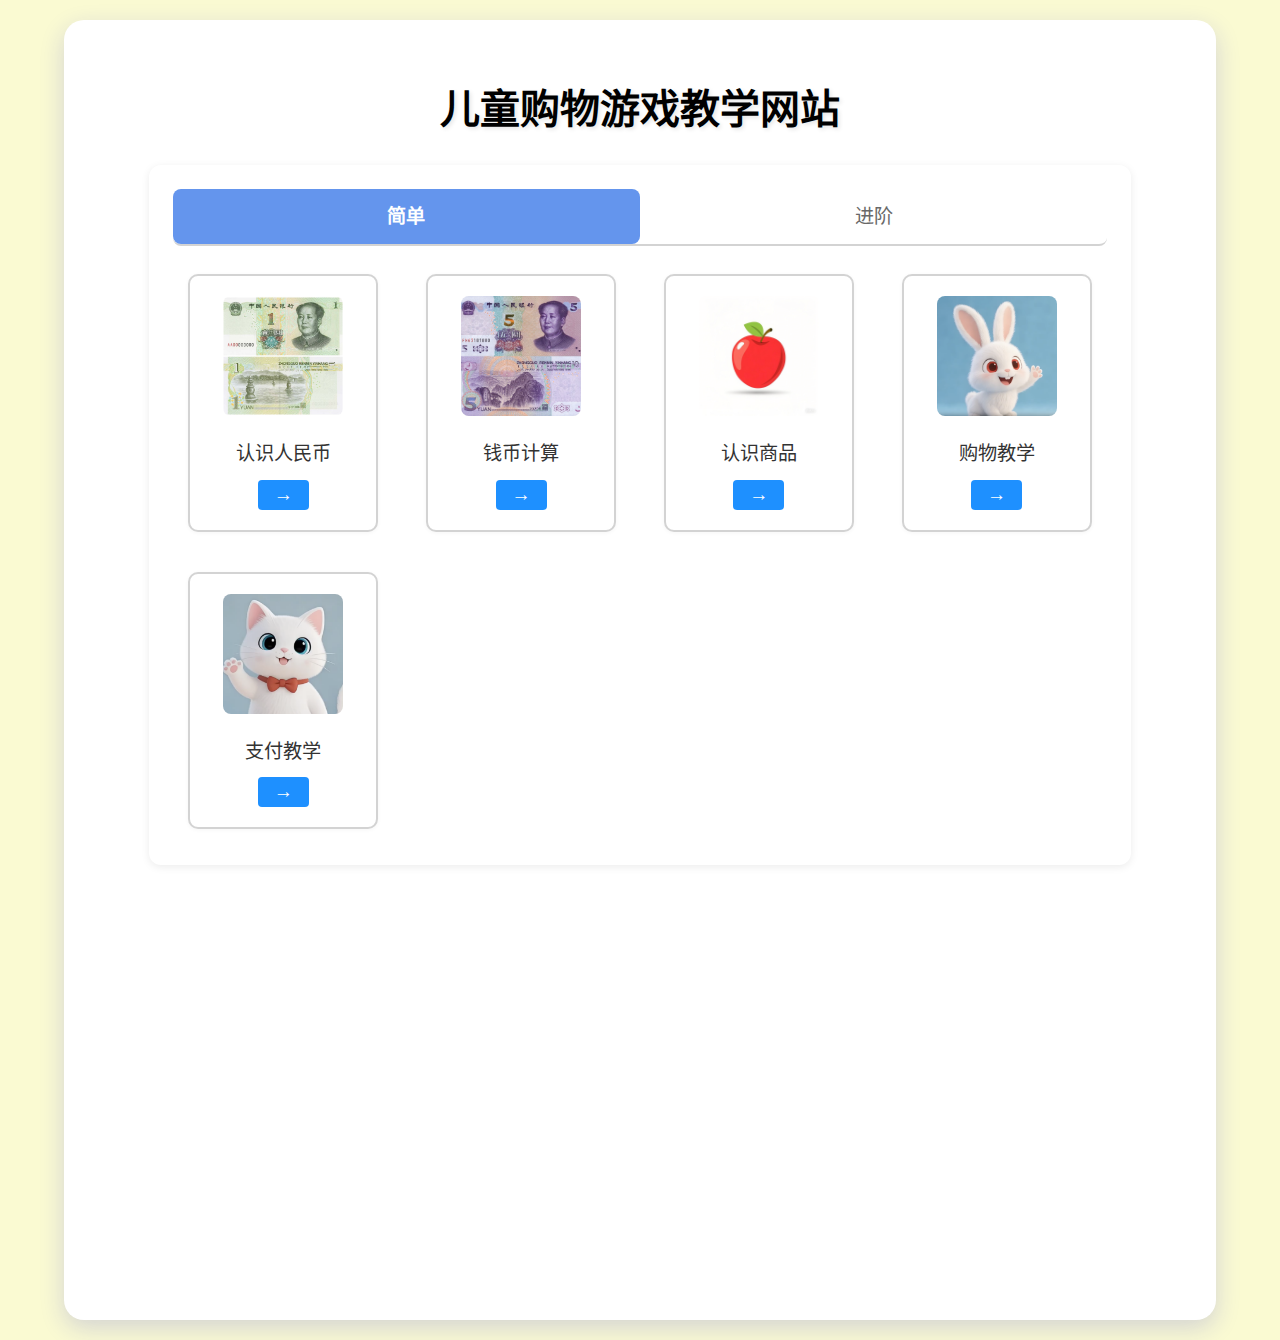
<file: draft/index.html>
<!DOCTYPE html>
<html lang="zh-CN">
<head>
    <meta charset="UTF-8">
    <title>儿童购物游戏教学网站</title>
    <meta name="viewport" content="width=device-width, initial-scale=1.0">
    <link rel="stylesheet" href="css/general-style.css">
    <link rel="stylesheet" href="css/index-style.css">
    <script src="js/index-script.js" defer></script>
</head>
<body>
<div class="container">
    <h1>儿童购物游戏教学网站</h1>
    <div class="directory">
        <div class="tabs">
            <button class="tab active" onclick="switchTab('simple')">简单</button>
            <button class="tab" onclick="switchTab('difficult')">进阶</button>
        </div>
        <div class="tab-content" id="simple-content">
            <div class="items-grid">
                <div class="item">
                    <img src="../img/chinese-yuan/one.png" alt="Part 1">
                    <p>认识人民币</p>
                    <a href="html/level-1/chinese-yuan-recognition.html">→</a>
                </div>
                <div class="item">
                    <img src="../img/chinese-yuan/five.png" alt="Part 1">
                    <p>钱币计算</p>
                    <a href="#">→</a>
                </div>
                <div class="item">
                    <img src="../img/shop-good/fruit/apple.png" alt="Part 1">
                    <p>认识商品</p>
                    <a href="#">→</a>
                </div>
                <div class="item">
                    <img src="../img/shopping-assistant/rabbit.png" alt="Part 1">
                    <p>购物教学</p>
                    <a href="#">→</a>
                </div>
                <div class="item">
                    <img src="../img/shopping-assistant/cat.png" alt="Part 1">
                    <p>支付教学</p>
                    <a href="#">→</a>
                </div>
                <!-- Add more items as needed -->
            </div>
        </div>
        <div class="tab-content hidden" id="difficult-content">
            <div class="items-grid">
                <div class="item">
                    <img src="../img/chinese-yuan/ten.png" alt="Part 1">
                    <p>认识人民币+</p>
                    <a href="#">→</a>
                </div>
                <div class="item">
                    <img src="../img/chinese-yuan/fifty.png" alt="Part 1">
                    <p>钱币计算+</p>
                    <a href="#">→</a>
                </div>
                <div class="item">
                    <img src="../img/shop-good/fruit/banana.png" alt="Part 1">
                    <p>认识商品+</p>
                    <a href="#">→</a>
                </div>
                <div class="item">
                    <img src="../img/shopping-assistant/dog.png" alt="Part 1">
                    <p>购物教学+</p>
                    <a href="#">→</a>
                </div>
                <div class="item">
                    <img src="../img/shopping-assistant/bear.png" alt="Part 1">
                    <p>支付教学+</p>
                    <a href="#">→</a>
                </div>
                <!-- Add more items as needed -->
            </div>
        </div>
    </div>
</div>
</body>
</html>
</file>
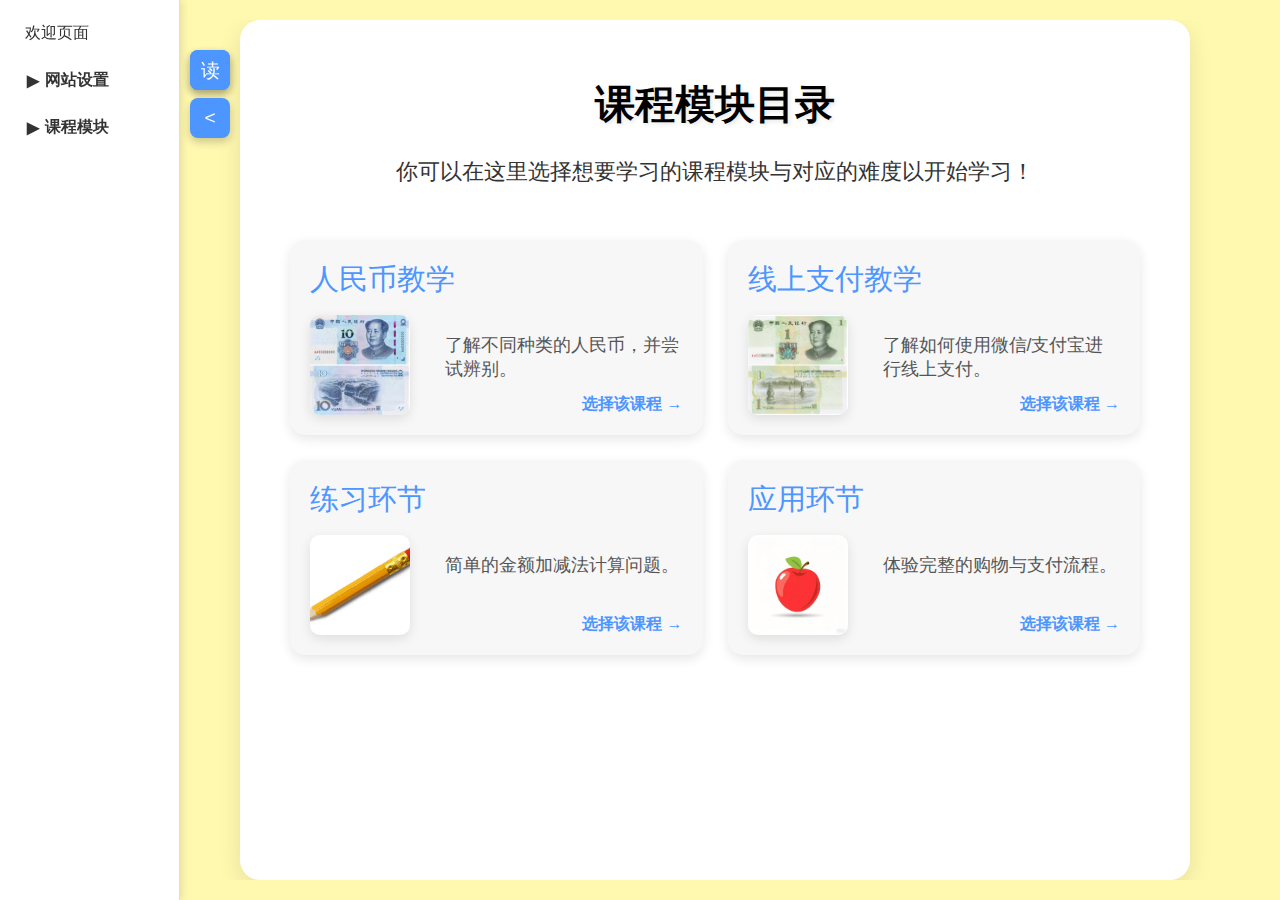
<file: html/course-module/module-catalog.html>
<!DOCTYPE html>
<html lang="en">
<head>
    <meta charset="UTF-8">
    <title>模块目录</title>
    <link rel="stylesheet" href="../../css/general/user-interface.css">
    <link rel="stylesheet" href="../../css/course-module/module-catalog.css">

    <script src="../../js/general/sidebar-data.js" ></script>
    <script src="../../js/setting-page/voice-core.js"></script>
    <script src="../../js/general/sidebar-interface.js"></script>
    <script src="../../js/general/page-reader.js" defer></script>
    <script src="../../js/course-module/module-catalog.js" defer></script>
</head>
<body>
<p style="display: none" id="page-reader-text">欢迎来到课程模块目录！你可以在这里选择想要学习的课程模块与对应的难度以开始学习。</p>

<div class="sidebar">
    <ul>
    </ul>
</div>

<div class="main-content-wrapper">
    <div class="container">

        <div class="floating-controls">
            <button id="play-page-btn" title="朗读本页">读</button>
            <a id="prev-page-btn" class="nav-button" title="上一页" data-href="../setting-page/director-setting.html"><</a>
        </div>

        <div id="module-catalog" class="catalog-view">
            <h1>课程模块目录</h1>
            <p>你可以在这里选择想要学习的课程模块与对应的难度以开始学习！</p>
            <div id="course-cards-container">
            </div>
        </div>

        <div id="difficulty-selection" class="selection-view hidden">
            <div class="difficulty-header-controls">
                <button id="back-to-catalog-btn" class="a-button back-button">← 课程列表</button>
            </div>
            <h1>课程模块目录</h1>

            <h2 id="difficulty-course-title"></h2>

            <div class="difficulty-buttons">
            </div>

            <p id="difficulty-description" class="description"></p>

            <button id="select-difficulty-btn" class="a-button select-button" disabled>选择此难度</button>
        </div>

    </div>
</div>
</body>
</html>
</file>
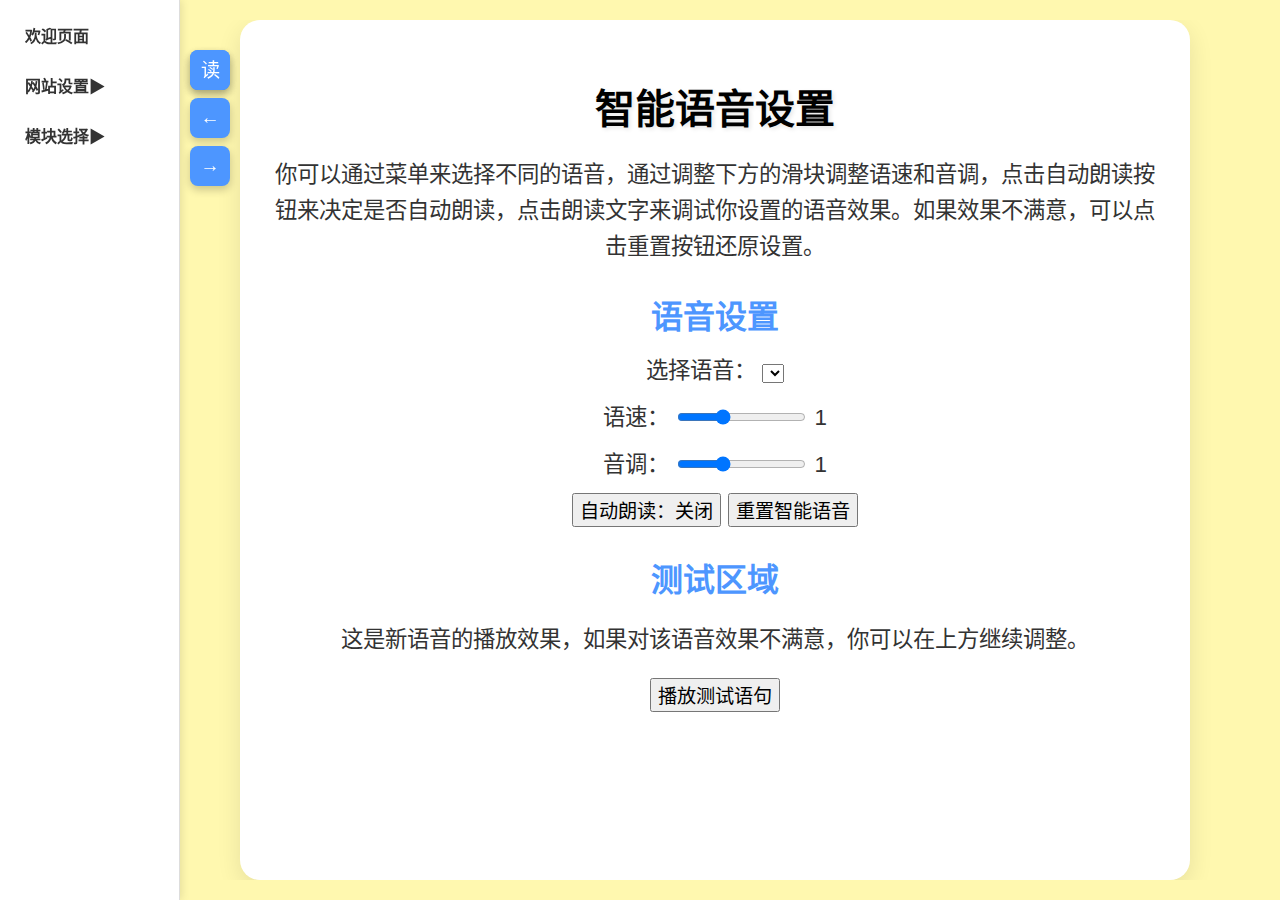
<file: html/setting-page/voice-setting.html>
<!DOCTYPE html>
<html lang="zh-CN">
<head>
    <meta charset="UTF-8">
    <title>智能语音设置</title>
    <link rel="stylesheet" href="../../css/general/user-interface.css">
    <link rel="stylesheet" href="../../css/setting-page/voice-setting.css">
    <script src="../../js/general/user-interface.js"></script>
    <script src="../../js/setting-page/voice-core.js"></script>
    <script src="../../js/setting-page/voice-setting.js" defer></script>
    <script src="../../js/general/page-reader.js" defer></script>
    <script>
        document.addEventListener('DOMContentLoaded', () => {
            const voiceSelect = document.getElementById('your-voice-select-id'); // 替换为你的 <select> 元素的实际 ID

            if (voiceSelect) {
                voiceSelect.addEventListener('change', () => {
                    // when user selects a voice, mark that they have set a custom voice
                    window.voiceCore.setSetting('userSetVoice', 'true');
                    // save the selected voice index
                    window.voiceCore.setSetting('selectedVoiceIndex', voiceSelect.value);
                });
            }
        });
    </script>
</head>
<body>
<p style="display: none" id="page-reader-text">智能语音设置。你可以通过菜单来选择不同的语音，通过调整下方的滑块调整语速和音调，点击自动朗读按钮来决定是否自动朗读，点击朗读文字来调试你设置的语音效果。如果效果不满意，可以点击重置按钮还原设置。</p>
<!--Catalog Sidebar-->
<div class="sidebar">
    <ul>
        <li>
            <a class="main-category" href="../../index.html">欢迎页面</a>
        </li>
        <li>
            <a class="main-category" onclick="toggleSubCategories(this)">网站设置<span class="toggle-btn">▶</span></a>
            <ul class="sub-category">
                <li><a href="#" style="background-color: #ddd">智能语音设置</a></li>
                <li><a href="#">导览角色设置</a></li>
            </ul>
        </li>
        <li>
            <a class="main-category" onclick="toggleSubCategories(this)">模块选择<span class="toggle-btn">▶</span></a>
            <ul class="sub-category">
                <li><a href="#">人名币教学</a></li>
                <li><a href="#">线上支付教学</a></li>
                <li><a href="#">练习环节</a></li>
                <li><a href="#">应用环节</a></li>
            </ul>
        </li>
    </ul>
</div>

<!--Main Content-->
<div class="main-content-wrapper">
    <div class="container">
        <!--Interaction Widget-->
        <div class="floating-controls">
            <button id="play-page-btn" title="朗读本页">读</button>
            <a id="prev-page-btn" class="nav-button" title="上一页" data-href="../../index.html">←</a>
            <a id="next-page-btn" class="nav-button" title="下一页" data-href="#">→</a>
        </div>

        <h1>智能语音设置</h1>
        <p>你可以通过菜单来选择不同的语音，通过调整下方的滑块调整语速和音调，点击自动朗读按钮来决定是否自动朗读，点击朗读文字来调试你设置的语音效果。如果效果不满意，可以点击重置按钮还原设置。</p>
        <!-- Voice Setting Panel -->
        <div class="voice-settings">
            <h2>语音设置</h2>
            <div class="voice-selector">
                <label for="voice-select">选择语音：</label>
                <select id="voice-select" onchange="changeVoice()"></select>
            </div>
            <div class="control-panel">
                <label for="rate">语速：</label>
                <input type="range" id="rate" min="0.5" max="2" value="1" step="0.1" onchange="updateSpeechRate()">
                <span id="rate-value">1</span>
            </div>
            <div class="control-panel">
                <label for="pitch">音调：</label>
                <input type="range" id="pitch" min="0.5" max="2" value="1" step="0.1" onchange="updateSpeechPitch()">
                <span id="pitch-value">1</span>
            </div>
            <button id="ai-voice-btn">自动朗读：开启</button>
            <button id="ai-voice-reset">重置智能语音</button>
        </div>
        <div class="test-area">
            <h2>测试区域</h2>
            <p>这是新语音的播放效果，如果对该语音效果不满意，你可以在上方继续调整。</p>
            <button>播放测试语句</button>
        </div>
    </div>
</div>
</body>
</html>
</file>
<file: draft/css/general-style.css>
/*body setting*/
body {
    font-family: 'PingFang SC', 'Microsoft YaHei', Arial, sans-serif;
    background: lightgoldenrodyellow;
    margin: 0;
    transition: 0.3s ease;
    display: flex;
}

.container {
    max-width: 1200px;
    width: 90%;
    height: 1300px;
    margin: 20px auto;
    background-color: white;
    border-radius: 20px;
    padding: 30px;
    box-shadow: 0 8px 24px lightgray;
    text-align: center;
    box-sizing: border-box;
}

.image-container {
    margin: 20px 0;
    border-radius: 15px;
    overflow: hidden;
    box-shadow: 0 4px 12px rgba(0, 0, 0, 0.1);
}

img {
    max-width: 100%;
    height: auto;
    display: block;
    border-radius: 10px;
}

h1 {
    color: rgb(0, 0, 0);
    font-size: 2.5rem;
    margin-bottom: 20px;
    text-shadow: 2px 2px 4px rgba(0, 0, 0, 0.1);
}

h2 {
    color: #4d96ff;
    font-size: 2rem;
    margin-bottom: 15px;
}

p {
    font-size: 1.2rem;
    line-height: 1.6;
    margin-bottom: 20px;
}

.button {
    background-color: dodgerblue;
    color: white;
    border: none;
    border-radius: 50px;
    padding: 15px 30px;
    font-size: 1.2rem;
    cursor: pointer;
    margin: 10px;
    transition: all 0.3s ease;
    box-shadow: 0 4px 8px rgba(0, 0, 0, 0.1);
}

.button:hover {
    background-color: royalblue;
    transform: translateY(-3px);
    box-shadow: 0 6px 12px lightgrey;
}

.hidden {
    display: none;
}

/*voice control*/
.audio-control {
    margin: 20px 0;
    display: flex;
    justify-content: center;
    align-items: center;
    gap: 10px;
}

.speech-control {
    background-color: orange;
    color: white;
    border: none;
    border-radius: 50px;
    padding: 10px 20px;
    font-size: 1rem;
    cursor: pointer;
    display: flex;
    align-items: center;
    gap: 5px;
    transition: all 0.3s ease;
}

.speech-control:hover {
    background-color: orange;
}

.speech-status {
    margin-left: 10px;
    font-size: 0.9rem;
    color: dimgray;
}

/*Catalog Sidebar*/
.sidebar {
    position: fixed;
    left: 0;
    top: 0;
    height: 100vh;
    width: 200px;
    background-color: white;
    overflow-y: auto;
    box-shadow: 2px 0 8px rgba(0, 0, 0, 0.1);
    padding: 15px;
    z-index: 1000;
    border-right: 1px solid lightgrey;
}

.sidebar ul {
    list-style-type: none;
    padding: 0;
    margin: 0;
}

.sidebar li {
    margin-bottom: 10px;
}

.sidebar a {
    display: block;
    padding: 10px;
    color: black;
    text-decoration: none;
    border-radius: 5px;
    transition: background-color 0.3s ease;
}

.sidebar a:hover {
    background-color: lightgrey;
}

.sidebar .main-category {
    font-weight: bold;
    cursor: pointer;
}

.sidebar .sub-category {
    padding-left: 20px;
    display: none;
}

.sidebar .toggle-btn {
    margin-right: 5px;
}

/*Teacher Control Button*/
.teacher-next-button {
    position: absolute;
    top: 60px;
    right: 80px;
    background-color: dodgerblue;
    color: white;
    border: none;
    border-radius: 50%;
    width: 40px;
    height: 40px;
    font-size: 1.2rem;
    cursor: pointer;
    display: flex;
    align-items: center;
    justify-content: center;
    z-index: 1001; /* 设置比目录栏更高的 z-index 值 */
}

.teacher-next-button:hover {
    background-color: royalblue;
}

/*Main Content Wrapper*/
.main-content-wrapper {
    flex: 1;
    padding-left: 160px; /* 对应目录栏宽度调整，保证合适间距 */
    padding-top: 20px;
}
</file>
<file: draft/css/index-style.css>
img{
    max-width: 100%;
    height: auto;
    display: inline;
}

.directory {
    width: 90%;
    margin: 30px auto;
    background: white;
    border-radius: 12px;
    box-shadow: 0 2px 8px rgba(0,0,0,0.08);
    padding: 24px;
    font-size: 1.18em;
    box-sizing: border-box;
}

/* css */
.tabs {
    display: flex;
    gap: 0;
    border-bottom: 2px solid lightgray;
    margin-bottom: 16px;
    border-radius: 8px;
}

/* each tab fills equally */
.tab {
    flex: 1;
    display: block;       /* make the whole area clickable */
    width: 100%;
    background: none;
    border: none;
    outline: none;
    font-size: 1.2rem;
    padding: 12px 0;      /* vertical padding; horizontal handled by flex */
    cursor: pointer;
    color: dimgray;
    border-bottom: 3px solid transparent;
    transition: background-color 0.18s, color 0.18s, border-bottom-color 0.18s;
    box-sizing: border-box;
    border-radius: 8px;
}

/* hover shows blue underline */
.tab:hover {
    border-bottom-color: cornflowerblue;
    border-radius: 0;
}

/* active: blue background and white text */
.tab.active {
    background: cornflowerblue;
    color: white;
    border-bottom-color: transparent; /* remove underline when active if preferred */
    font-weight: 600;
}
.tab.active:hover {
    border-radius: 8px;
}

/* keyboard focus visible */
/*.tab:focus {*/
/*    box-shadow: inset 0 -3px 0 cornflowerblue;*/
/*}*/

.tab-content {
    display: block;
}

.tab-content.hidden {
    display: none;
}

/* Single, authoritative .items-grid (grid layout) */
.items-grid {
    display: grid;
    grid-template-columns: repeat(auto-fit, minmax(160px, 1fr));
    gap: clamp(24px, 4vw, 40px);
    padding: 12px 12px;
    box-sizing: border-box;
    justify-items: center; /* center each .item in its grid cell */
}

/* Item styles (only one definition) */
.item {
    width: 190px; /* fixed card width; centered by justify-items */
    background: white;
    border: 2px solid lightgray;
    border-radius: 10px;
    text-align: center;
    padding: 20px 10px;
    box-shadow: 0 1px 4px rgba(0,0,0,0.04);
    transition: all 0.3s ease;
    box-sizing: border-box;
}

.item:hover{
    border-color: cornflowerblue;
    transform: translateY(-5px);
}

.item img {
    width: 120px;
    height: 120px;
    object-fit: cover;
    margin-bottom: 10px;
    border-radius: 8px;
}

.item p {
    margin: 8px 0 4px 0;
    font-size: 1.2rem;
    color: #333;
}

.item a {
    transition: 0.3s ease;
    display: inline-block;
    margin-top: 6px;
    padding: 4px 16px;
    background: dodgerblue;
    color: white;
    border-radius: 4px;
    text-decoration: none;
    font-size: 1.2rem;
}

.item a:hover {
    background: royalblue;
}
</file>
<file: css/general/user-interface.css>
/* Section Setting */
body {
    font-family: "Arial Rounded MT Bold", "Microsoft YaHei", sans-serif !important;
    background: #fff8af;
    margin: 0;
    padding: 0;
    color: #333;
    min-height: 100vh;
    display: flex;
    flex-direction: column;
    align-items: flex-start;
}

/* Define fixed width and margins using variables */
:root {
    --sidebar-width: 150px;
    --vertical-margin: 20px;
    --horizontal-buffer: 140px;
}

.main-content-wrapper {
    /* Desktop: Fixed viewport height minus margins, enabling internal scrolling */
    height: calc(100vh - (2 * var(--vertical-margin)));
    margin-top: var(--vertical-margin);
    margin-bottom: var(--vertical-margin);

    /* Desktop: Pushed right by the sidebar width */
    flex: 1;
    padding-left: calc(var(--sidebar-width) + 10px);
    padding-right: 10px;
    padding-top: 0;
    width: 100%;

    overflow-y: auto;
    box-sizing: border-box;
}

.container {
    /* Set positioning context for floating controls */
    position: relative;

    /* Desktop: Responsive width based on viewport minus sidebar and margins */
    width: calc(100vw - var(--sidebar-width) - 40px - var(--horizontal-buffer));
    max-width: 1200px;

    height: auto;
    /*height: calc(100vh - (2 * var(--vertical-margin)));*/
    min-height: calc(100vh - (2 * var(--vertical-margin)));;

    margin: 0 auto;
    background-color: #fff;
    border-radius: 20px;
    padding: 30px;
    box-shadow: 0 8px 24px #00000019;
    text-align: center;
    box-sizing: border-box;
}

/* Text Effect */
h1 {
    color: #000;
    font-size: 2.5rem;
    margin-bottom: 20px;
    text-shadow: 2px 2px 4px #00000019;
}

h2 {
    color: #4d96ff;
    font-size: 2rem;
    margin-bottom: 15px;
}

p {
    font-size: 1.4rem;
    line-height: 1.6;
    margin-bottom: 20px;
}

button {
    cursor: pointer;
}

.a-button {
    background-color: #4d96ff;
    color: white;
    border: none;
    border-radius: 15px;
    padding: 15px 30px;
    font-size: 1.2rem;
    cursor: pointer;
    margin: 10px;
    line-height: 40px; /* IMPORTANT: Center text vertically in <a> tag */
    text-decoration: none; /* IMPORTANT: Remove underline from <a> tag */
    text-align: center; /* Center text horizontally in <a> tag */
    box-shadow: 0 4px 8px #00000033;
    transition: background-color 0.2s ease, transform 0.1s ease;
}

.a-button:hover {
    box-shadow: 0 6px 12px #00000026;
    background-color: #387ad6;
    transform: translateY(-2px);
}

/* Image Setting */
.image-container {
    margin: 20px 0;
    border-radius: 15px;
    overflow: hidden;
    text-align: center;
}

img {
    max-width: 75%;
    height: auto;
    display: block;
    margin: 0 auto;
    border-radius: 10px;
    box-shadow: 0 4px 12px rgba(0, 0, 0, 0.1);
}

/* Catalog Sidebar */
.sidebar {
    position: fixed;
    left: 0;
    top: 0;
    height: 100vh;
    width: var(--sidebar-width);
    min-width: 180px;
    background-color: #fff;
    overflow-y: auto;
    box-shadow: 2px 0 8px rgba(0, 0, 0, 0.1);
    padding: 15px;
    z-index: 1000;
    border-right: 1px solid #ddd;
    box-sizing: border-box;
    transition: left 0.3s ease; /* Added for smoother transition when hidden */
}

/* Catalog Sidebar */
.sidebar {
    position: fixed;
    left: 0;
    top: 0;
    /* Adapts to window height: keeps 100vh */
    height: 100vh;
    /* Use variable for defined width */
    width: var(--sidebar-width);
    min-width: 180px;
    background-color: #fff;
    overflow-y: auto;
    box-shadow: 2px 0 8px rgba(0, 0, 0, 0.1);
    padding: 15px;
    z-index: 1000;
    border-right: 1px solid #ddd;
    box-sizing: border-box; /* Ensure padding does not increase the total width */
}

.sidebar ul {
    list-style-type: none;
    padding: 0;
    margin: 0;
}

.sidebar li {
    margin-bottom: 10px;
}

.sidebar a {
    display: flex; /* Use flexbox for vertical alignment */
    align-items: center; /* Center items vertically */
    padding: 8px 10px;
    color: #333;
    text-decoration: none;
    border-radius: 5px;
    transition: background-color 0.3s ease;
}

.sidebar a:hover {
    background-color: #f0f0f0;
}

.sidebar .main-category {
    font-weight: bold;
    cursor: pointer;
}

.sidebar .sub-category li {
    margin: 5px 0;
}

.sidebar .toggle-btn {
    margin-right: 5px;
    width: 15px; /* Fixed width to prevent text shifting */
    text-align: center;
}
.sidebar .sub-category {
    /* Default spacing for the first level */
    padding-left: 15px;
    display: none; /* Hidden by default */
    list-style: none;
    margin: 0;
}

/* Multi-level Indentation: Apply additional padding to nested sub-categories (Level 3+) */
/* This targets a UL within a UL */
.sidebar .sub-category .sub-category {
    padding-left: 15px; /* Cumulative indentation for deeper levels */
}

/* Sub-category Links (Use normal font weight) */
.sidebar .sub-category a {
    font-weight: normal;
}

/* Ensure collapsible anchors in sub-levels still use bold font */
.sidebar .sub-category .toggle-category {
    font-weight: bold;
}



/* Interaction Widgets (Desktop Positioning) */
.floating-controls {
    /* Absolute position relative to .container */
    position: absolute;
    top: 30px;
    /* Desktop: Pushes controls OUTSIDE container, next to sidebar */
    left: -50px;
    z-index: 1001;

    display: flex;
    flex-direction: column;
    gap: 8px;
}

.floating-controls {
    background-color: #4d96ff;
    color: #fff;
    border: none;
    border-radius: 8px;
    width: 40px;
    height: 40px;
    cursor: pointer;
    font-size: 1.2rem;
    line-height: 1;
    box-shadow: 0 4px 8px rgba(0, 0, 0, 0.2);
    transition: background-color 0.2s ease, transform 0.1s ease;
}

/* ... (Existing styles above) ... */

/* Interaction Widgets (Applies to both button and <a> tag) */
.floating-controls button,
.floating-controls .nav-button { /* Added .nav-button selector */
    /* Style consistency */
    background-color: #4d96ff;
    color: #fff;
    border: none;
    border-radius: 8px;
    width: 40px;
    height: 40px;
    cursor: pointer;
    font-size: 1.2rem;
    line-height: 40px; /* IMPORTANT: Center text vertically in <a> tag */
    text-decoration: none; /* IMPORTANT: Remove underline from <a> tag */
    text-align: center; /* Center text horizontally in <a> tag */
    box-shadow: 0 4px 8px rgba(0, 0, 0, 0.2);
    transition: background-color 0.2s ease, transform 0.1s ease;

    /* Ensure <a> behaves like a block element */
    display: inline-block;
}

.floating-controls button:hover,
.floating-controls .nav-button:hover { /* Updated selector */
    background-color: #387ad6;
    transform: translateY(-2px);
}

.floating-controls button:active,
.floating-controls .nav-button:active { /* Updated selector */
    transform: translateY(0);
}
/* ---------------------------------------------------- */
/* --- Responsive Design / Mobile Fixes (Max 870px, prev. 768px) --- */
/* ---------------------------------------------------- */
@media (max-width: 870px) {
    body{
        overflow-x: hidden;
    }
    /* 1. Hide Sidebar for Mobile (Best practice) */
    .sidebar {
        display: none;
        /* Pushes sidebar off-screen */
        left: calc(-1 * var(--sidebar-width));
    }

    /* 2. Main Content Wrapper takes full width */
    .main-content-wrapper {
        /* Remove the large left padding */
        padding-left: 10px;
        padding-right: 10px;
        /* Ensure it remains the correct fixed height */
        /*height: calc(100vh - (2 * var(--vertical-margin)));*/
        height: auto;
    }

    /* 3. Container takes full available width */
    .container {
        /* Simplified width calculation for mobile, using full viewport width minus standard padding */
        /*height: calc(100vh - (2 * var(--vertical-margin)));*/
        height: auto;
        min-height: calc(100vh - (2 * var(--vertical-margin))); /* Prevent overflow issues */
        width: 100%;
        max-width: 768px; /* Optional max width */
        padding: 20px 10px; /* Reduced padding for mobile */
    }

    /* 4. Critical Fix: Move controls INSIDE the container */
    .floating-controls {
        /* Override absolute positioning */
        left: 10px; /* Aligns controls with the container's internal padding */
        top: 10px; /* Positions controls near the top-left */

        /* Optional: Change layout to horizontal to save vertical space on mobile */
        flex-direction: row;
        gap: 10px;
    }

    .floating-controls button,
    .floating-controls .nav-button {
        min-width: 40px;
        min-height: 40px;
    }
}
</file>
<file: css/course-module/module-catalog.css>
/* --- General View State Management --- */
.hidden {
    display: none !important;
}

/* --- Course Card Catalog View --- */
#course-cards-container {
    display: grid;
    grid-template-columns: repeat(auto-fit, minmax(400px, 1fr)); /* Responsive grid */
    gap: 25px;
    margin-top: 30px;
    padding: 20px;
}

.course-card {
    background-color: #f7f7f7;
    border-radius: 15px;
    box-shadow: 0 4px 12px #00000019;
    padding: 20px;
    display: grid;
    grid-template-columns: 100px 1fr; /* Title/Desc on left, Image/Action on right */
    grid-template-rows: auto 1fr auto; /* Title, Description+Image, Action */
    gap: 10px 15px;
    cursor: pointer;
    transition: transform 0.2s ease, box-shadow 0.2s ease;
    text-align: left;
}

.course-card:hover {
    transform: translateY(-5px);
    box-shadow: 0 8px 20px rgba(0, 0, 0, 0.15);
}

.card-title {
    grid-column: 1 / 3; /* Title spans both columns */
    font-size: 1.8rem;
    color: #4d96ff;
    margin-bottom: 5px;
}

.card-description {
    grid-column: 2 / 3; /* Description is on the left column */
    grid-row: 2 / 4;
    font-size: 1.1rem;
    line-height: 1.4;
    color: #555;
    margin-bottom: 0;
    padding-left: 20px;
    align-self: start; /* Align to the top of its row */
}

.card-image {
    grid-column: 1 / 2; /* Image is on the right column */
    grid-row: 2 / 4; /* Image spans two rows (desc and action) */
    width: 100px;
    height: 100px;
    min-width: 100%;
    min-height: 100%;
    object-fit: cover;
    border-radius: 10px;
    justify-self: start;
}

.card-action {
    grid-column: 2 / 3; /* Action button is on the left column, bottom row */
    grid-row: 3 / 4;
    font-size: 1rem;
    color: #4d96ff;
    text-align: right;
    font-weight: bold;
    align-self: end; /* Align to the bottom of its row */
    margin-top: 10px;
    padding-left: 20px;
}

/* --- Difficulty Selection View --- */
#difficulty-selection {
    text-align: center;
    position: relative;
}

.difficulty-header-controls {
    position: absolute;
    top: 0;
    left: 0;
}

#difficulty-course-title {
    margin-top: 40px;
    text-align: center;
}

.back-button {
    /* Use same style as .a-button but without a full shadow/lift to look less primary */
    padding: 8px 15px;
    font-size: 1.2rem;
    line-height: 1.2;
    margin-left: 0;
    box-shadow: none;
    background-color: #e0e0e0;
    color: #333;
    transition: background-color 0.2s;
}

.back-button:hover {
    background-color: #ccc;
    transform: none;
}

.difficulty-buttons {
    display: flex;
    justify-content: center;
    gap: 15px;
    margin: 30px 0;
}

.difficulty-btn {
    width: 100px;
    height: 100px;
    border-radius: 50%; /* Circle shape */
    border: 3px solid #ccc;
    background-color: #eee;
    color: #888;
    font-size: 1.2rem;
    font-weight: bold;
    transition: all 0.2s ease;
    cursor: pointer;
    display: flex;
    align-items: center;
    justify-content: center;
    box-shadow: 0 2px 4px rgba(0, 0, 0, 0.1);
}

/* Style for selected difficulty button */
.difficulty-btn.selected {
    transform: scale(1.1);
    border-width: 5px;
    color: white; /* Text color for selected buttons */
    box-shadow: 0 4px 8px rgba(0, 0, 0, 0.2);
}

/* Color presets for selected states */
.difficulty-btn[data-level="1"].selected {
    background-color: #5cb85c; /* Green */
    border-color: #4cae4c;
}

.difficulty-btn[data-level="2"].selected {
    background-color: #f0c24e; /* Yellow/Orange */
    border-color: #eeae36;
    color: #333; /* Darker text for visibility on yellow */
}

.difficulty-btn[data-level="3"].selected {
    background-color: #ff8c00; /* Orange */
    border-color: #e67e22;
}

.difficulty-btn[data-level="4"].selected {
    background-color: #d9534f; /* Red */
    border-color: #c9302c;
}

/* Description area */
.description {
    min-height: 50px;
    margin: 20px auto;
    font-size: 1.2rem;
    color: #666;
}

.select-button {
    margin-top: 30px;
}

.select-button:disabled {
    background-color: #ccc;
    cursor: not-allowed;
    box-shadow: none;
    transform: none;
}
</file>
<file: css/setting-page/voice-setting.css>
.voice-settings {
    font-size: 1.4rem;
}

.voice-settings div {
    margin-bottom: 15px;
}

button {
    font-size: 1.2rem;
}
</file>
